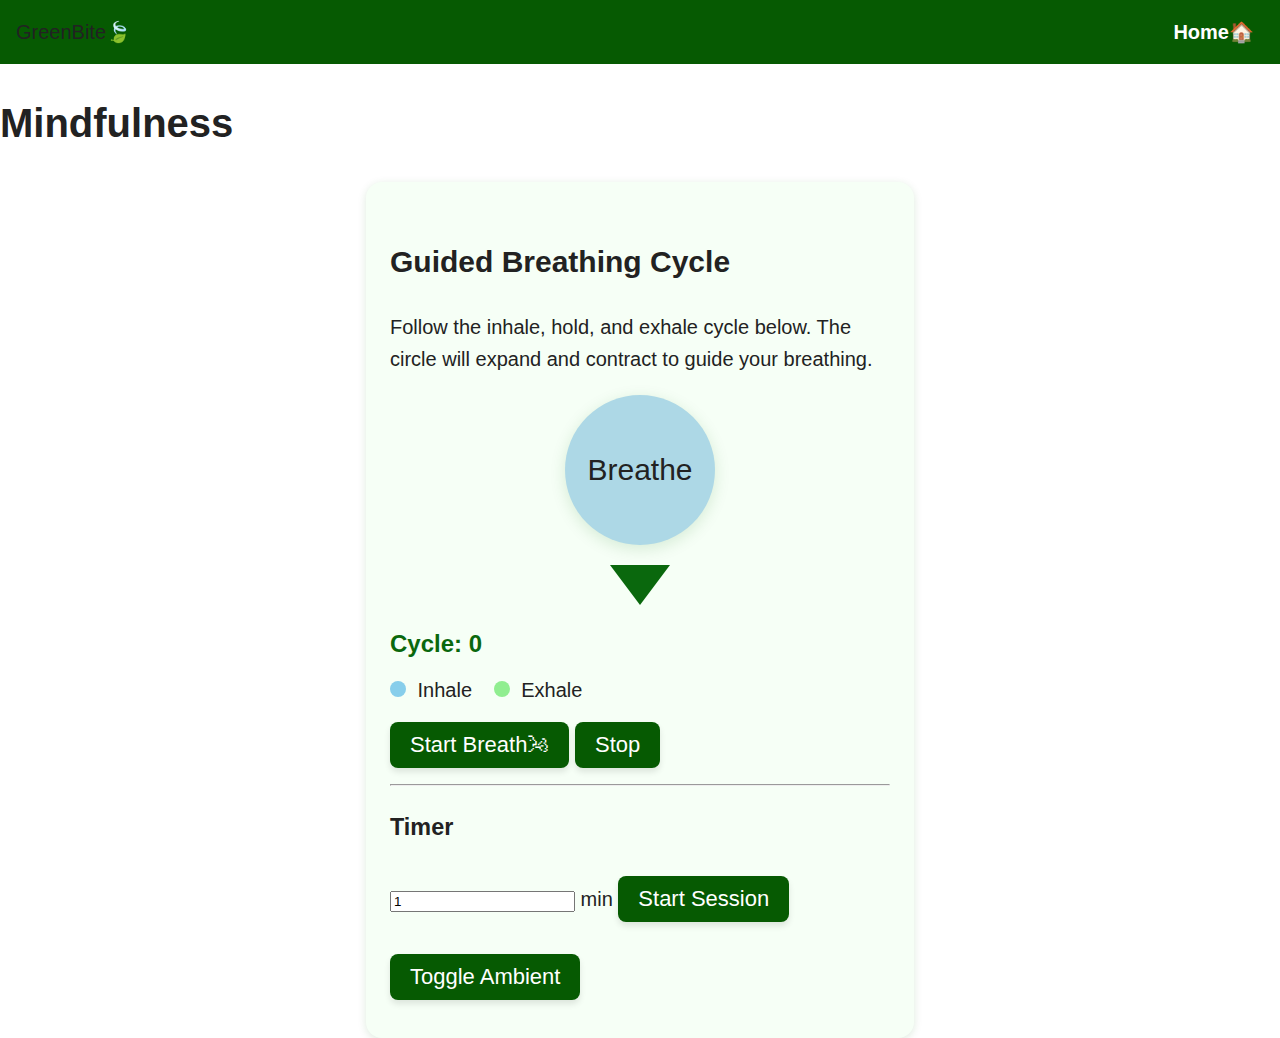
<file: mindfulness copy.html>
<!doctype html>
<html lang="en">
<head>
<meta charset="utf-8">
<meta name="viewport" content="width=device-width,initial-scale=1">
<title>Mindfulness</title>
<link rel="stylesheet" href="main.css">
<link rel="stylesheet" href="mindfulness.css">
</head>
<body>
<nav><div class="brand">GreenBite🍃</div><a href="index.html">Home🏠</a></nav>
<div style="text-align:right;font-size:1.1em;margin-bottom:8px;">
  <span id="clock"></span>
</div>
<main>
  <h1>Mindfulness</h1>
  <div class="card">
    <h2>Guided Breathing Cycle</h2>
    <p>Follow the inhale, hold, and exhale cycle below. The circle will expand and contract to guide your breathing.</p>
    <div id="breath" class="breath">Breathe</div>
    <div style="width:0;height:0;border-left:30px solid transparent;border-right:30px solid transparent;border-top:40px solid #0a680d;margin:16px auto;"></div>
    <p id="breathText"></p>
    <div id="cycleCount" style="font-weight:bold;color:#0a680d;margin-bottom:8px;">Cycle: 0</div>
    <div style="margin: 10px 0;">
      <span style="display:inline-block;width:16px;height:16px;background:skyblue;border-radius:50%;margin-right:6px;"></span> Inhale
      <span style="display:inline-block;width:16px;height:16px;background:lightgreen;border-radius:50%;margin:0 6px 0 16px;"></span> Exhale
    </div>
    <button onclick="startBreathing()">Start Breath🌬</button>
    <button onclick="stopBreathing()">Stop</button>
    <hr>
    <h3>Timer</h3>
    <input id="minInput" type="number" value="1" min="1"> min
    <button onclick="startTimer()">Start Session</button>
    <p id="sessionMsg"></p>
    <button id="soundToggle" onclick="toggleSound()">Toggle Ambient</button>
  </div>
</main>
<script>
</file>
<file: main.css>
body {
  font-family: Arial, Helvetica, sans-serif;
  font-size: 20px;
  line-height: 1.6;
  margin: 0;
  padding: 0;
  color: #222;
  background-color: #fff;
}

/* Navbar */
nav {
    background: rgb(6, 90, 2);
    padding: 1rem;
    display: flex;
    justify-content: space-between;
    align-items: center;
}

nav a {
    color: white;
    text-decoration: none;
    margin: 0 10px;
    font-weight: bold;
}

nav a:hover {
    color: #ff9800;
    transition: 0.3s;
}

/* Hero Section */
.hero {
    background: rgb(6, 90, 2);
    color: white;
    text-align: center;
    padding: 4rem 2rem;
}

.hero h1 {
    font-size: 2.5rem;
    margin-bottom: 1rem;
}

/* Buttons */
button, .btn {
    background: rgb(6, 90, 2);
    border: none;
    padding: 10px 20px;
    color: white;
    font-size: 1rem;
    cursor: pointer;
    border-radius: 8px;
    box-shadow: 0px 4px 6px rgba(0,0,0,0.1);
    transition: all 0.3s ease;
}

button:hover, .btn:hover {
    background: rgb(6, 90, 2);
    box-shadow: 0px 6px 12px rgba(0,0,0,0.2);
}

/* Cards */
.card {
    background: white;
    border-radius: 12px;
    padding: 1rem;
    margin: 1rem;
    box-shadow: 0px 4px 10px rgba(0,0,0,0.1);
    transition: transform 0.2s ease, box-shadow 0.2s ease;
}

.card:hover {
    transform: translateY(-5px);
    box-shadow: 0px 8px 16px rgba(0,0,0,0.2);
}

/* Progress Bars */
.progress {
    background: #ddd;
    border-radius: 20px;
    overflow: hidden;
    margin: 0.5rem 0;
}

.progress-bar {
    height: 20px;
    border-radius: 20px;
    background: rgb(6, 90, 2);
    width: 0%;
    transition: width 1s ease-in-out;
}

/* Footer */
footer {
    background: rgb(6, 90, 2);
    color: white;
    text-align: center;
    padding: 1rem;
    margin-top: 2rem;
}
</file>
<file: mindfulness.css>
/* Mindfulness Page Specific Styles */
.breath {
  width: 150px;
  height: 150px;
  margin: 20px auto;
  border-radius: 50%;
  display: flex;
  align-items: center;
  justify-content: center;
  background: lightblue;
  transition: transform 4s ease-in-out;
  font-size: 1.5em;
  box-shadow: 0 4px 16px #0a680d22;
}
.inhale {
  transform: scale(1.3);
  background: skyblue;
}
.exhale {
  transform: scale(0.8);
  background: lightgreen;
}
#cycleCount {
  font-size: 1.2em;
  margin-bottom: 8px;
}
.card {
  background: #f6fff6;
  border-radius: 16px;
  box-shadow: 0 2px 8px #0a680d22;
  padding: 32px 24px;
  margin: 0 auto;
  max-width: 500px;
}
button {
  font-size: 1.1em;
  margin: 6px 0;
}
</file>
